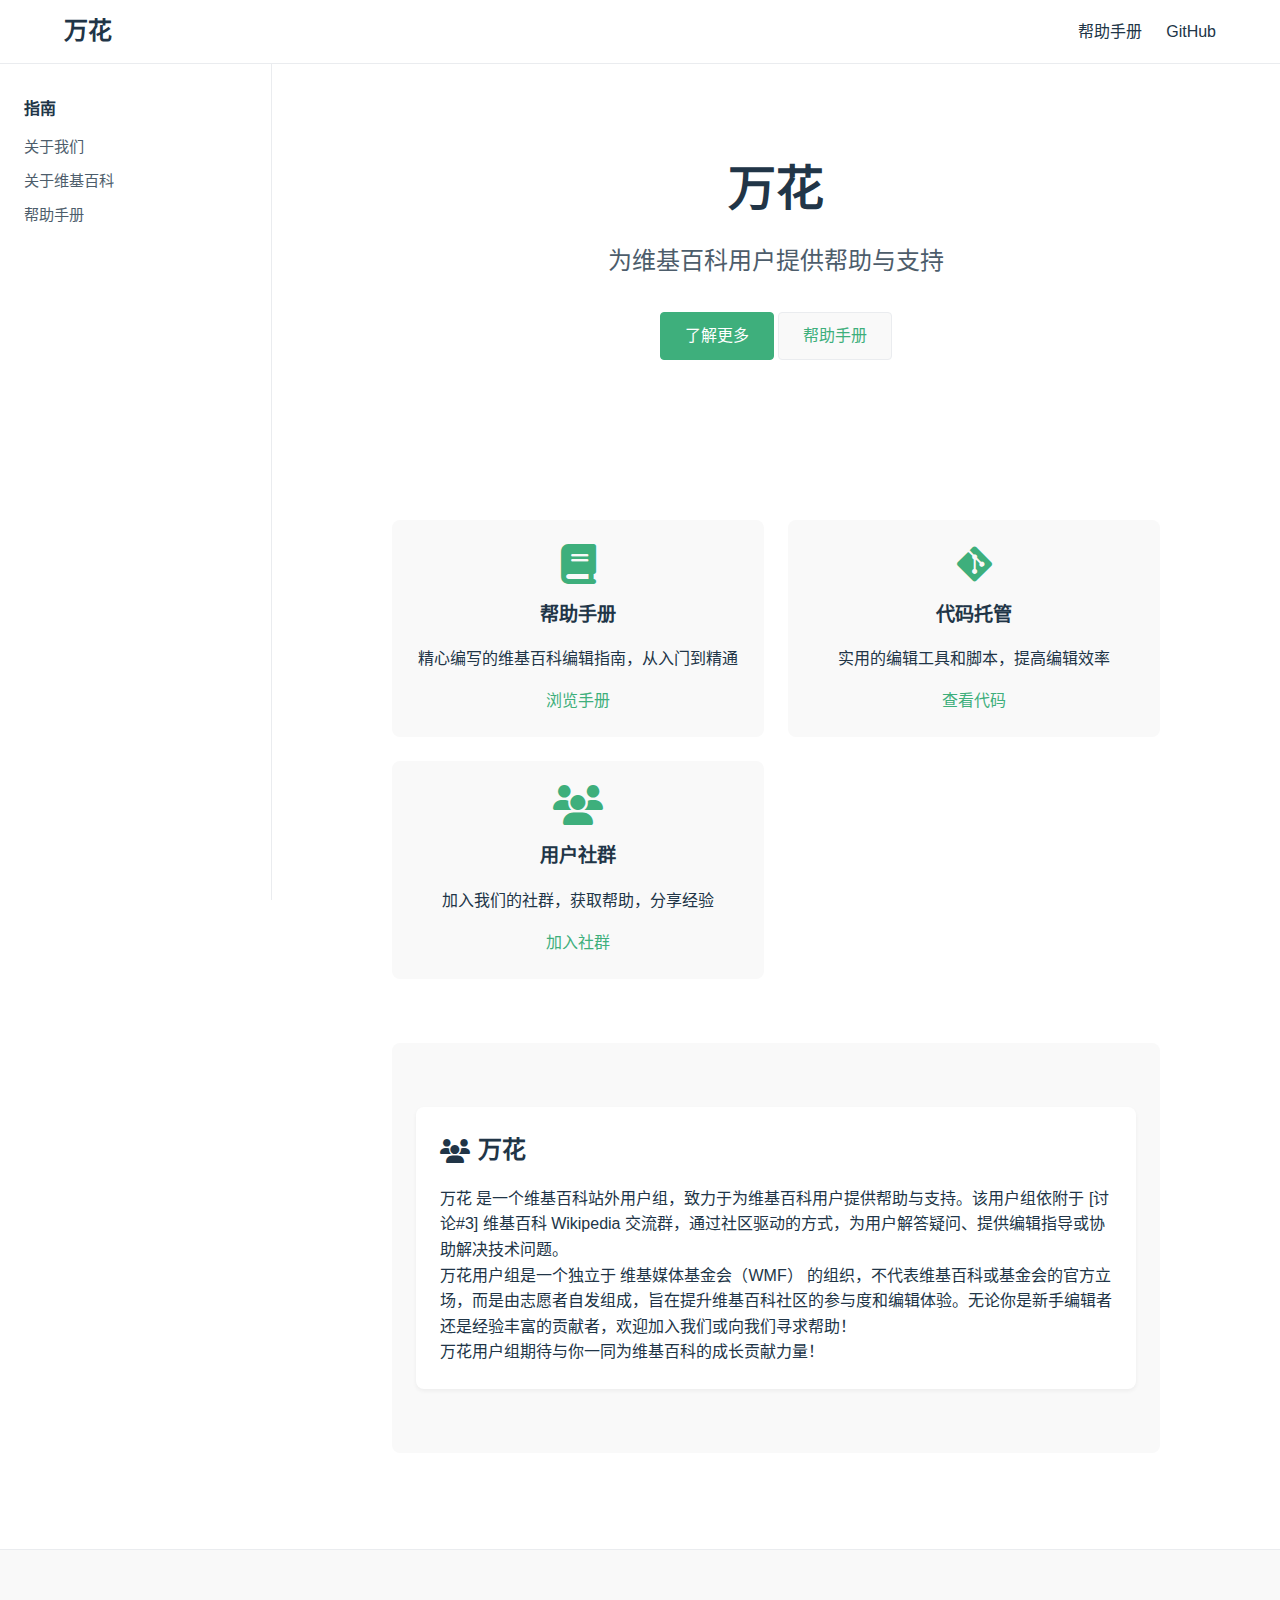
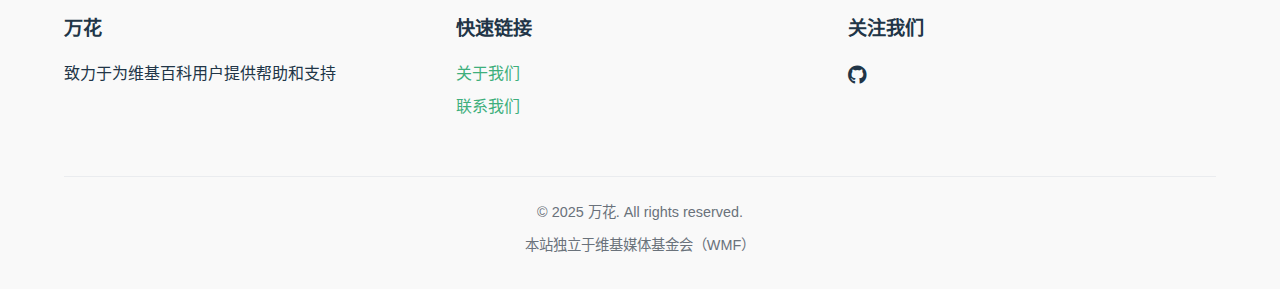
<file: index.html>
<!DOCTYPE html>
<html lang="zh-CN">
<head>
    <meta charset="UTF-8">
    <meta name="viewport" content="width=device-width, initial-scale=1.0">
    <title>万花 - 维基百科用户帮助</title>
    <link rel="stylesheet" href="https://cdnjs.cloudflare.com/ajax/libs/font-awesome/6.4.0/css/all.min.css">
    <style>
        :root {
            --primary-color: #3eaf7c; /* VitePress绿色 */
            --text-color: #213547;
            --border-color: #eaecef;
            --bg-color: #ffffff;
            --bg-secondary: #f9f9f9;
            --header-height: 64px;
            --sidebar-width: 272px;
            --code-bg-color: #f6f8fa;
        }
        
        * {
            box-sizing: border-box;
            margin: 0;
            padding: 0;
        }
        
        body {
            font-family: -apple-system, BlinkMacSystemFont, "Segoe UI", Roboto, Oxygen, Ubuntu, Cantarell, "Fira Sans", "Droid Sans", "Helvetica Neue", sans-serif;
            color: var(--text-color);
            background-color: var(--bg-color);
            line-height: 1.6;
            font-size: 16px;
        }
        
        a {
            color: var(--primary-color);
            text-decoration: none;
            transition: color 0.2s ease;
        }
        
        a:hover {
            text-decoration: underline;
        }
        
        .container {
            max-width: 1200px;
            margin: 0 auto;
            padding: 0 24px;
        }
        
        /* Header */
        header {
            height: var(--header-height);
            position: fixed;
            top: 0;
            left: 0;
            right: 0;
            background-color: var(--bg-color);
            border-bottom: 1px solid var(--border-color);
            z-index: 100;
        }
        
        .header-container {
            display: flex;
            align-items: center;
            justify-content: space-between;
            height: 100%;
        }
        
        .logo-container h1 {
            font-size: 1.5rem;
            font-weight: 600;
        }
        
        .logo-container h1 a {
            color: var(--text-color);
        }
        
        .logo-container h1 a:hover {
            text-decoration: none;
        }
        
        .main-nav ul {
            display: flex;
            list-style: none;
            gap: 24px;
        }
        
        .main-nav a {
            color: var(--text-color);
            font-weight: 500;
        }
        
        .main-nav a:hover {
            color: var(--primary-color);
        }
        
        .search-toggle, .menu-toggle {
            background: none;
            border: none;
            color: var(--text-color);
            cursor: pointer;
            font-size: 1.2rem;
            display: none;
        }
        
        /* Main content layout */
        .layout {
            display: flex;
            padding-top: var(--header-height);
            min-height: 100vh;
        }
        
        .sidebar {
            width: var(--sidebar-width);
            position: fixed;
            z-index: 10;
            margin: 0;
            top: var(--header-height);
            left: 0;
            bottom: 0;
            box-sizing: border-box;
            border-right: 1px solid var(--border-color);
            overflow-y: auto;
            background-color: var(--bg-color);
            padding: 32px 24px;
        }
        
        .sidebar-group {
            margin-bottom: 20px;
        }
        
        .sidebar-heading {
            font-size: 1rem;
            font-weight: 600;
            margin-bottom: 8px;
            color: var(--text-color);
        }
        
        .sidebar-links {
            list-style: none;
        }
        
        .sidebar-link {
            padding: 5px 0;
            display: block;
            color: var(--text-color);
            opacity: 0.8;
            font-size: 0.95rem;
        }
        
        .sidebar-link:hover {
            color: var(--primary-color);
            opacity: 1;
        }
        
        /* Main content */
        .content {
            padding: 32px 24px;
            margin-left: var(--sidebar-width);
            flex: 1;
        }
        
        .content-container {
            max-width: 768px;
            margin: 0 auto;
        }
        
        /* Hero section */
        .hero {
            margin: 0 auto;
            text-align: center;
            padding: 64px 24px;
        }
        
        .hero-content h2 {
            font-size: 3rem;
            line-height: 1.2;
            font-weight: 700;
            margin-bottom: 24px;
        }
        
        .hero-content p {
            font-size: 1.5rem;
            margin-bottom: 32px;
            opacity: 0.8;
        }
        
        .hero-buttons {
            margin-bottom: 32px;
        }
        
        .btn {
            display: inline-block;
            padding: 10px 24px;
            background-color: var(--bg-secondary);
            border: 1px solid var(--border-color);
            border-radius: 4px;
            font-size: 1rem;
            font-weight: 500;
            transition: all 0.2s ease;
        }
        
        .btn-primary {
            background-color: var(--primary-color);
            color: white;
            border-color: var(--primary-color);
        }
        
        .btn:hover {
            text-decoration: none;
            transform: translateY(-2px);
            box-shadow: 0 2px 4px rgba(0, 0, 0, 0.1);
        }
        
        /* Features section */
        .features {
            display: grid;
            grid-template-columns: repeat(auto-fit, minmax(300px, 1fr));
            gap: 24px;
            margin: 64px 0;
        }
        
        .feature-card {
            background-color: var(--bg-secondary);
            border-radius: 8px;
            padding: 24px;
            text-align: center;
        }
        
        .feature-card i {
            font-size: 2.5rem;
            color: var(--primary-color);
            margin-bottom: 16px;
        }
        
        .feature-card h3 {
            font-size: 1.2rem;
            margin-bottom: 16px;
        }
        
        .feature-link {
            display: inline-block;
            margin-top: 16px;
            font-weight: 500;
        }
        
        /* About section */
        .about {
            background-color: var(--bg-secondary);
            padding: 64px 24px;
            margin: 64px 0;
            border-radius: 8px;
        }
        
        .about-content {
            max-width: 768px;
            margin: 0 auto;
        }
        
        .wiki-group {
            padding: 24px;
            background-color: var(--bg-color);
            border-radius: 8px;
            box-shadow: 0 2px 4px rgba(0, 0, 0, 0.05);
        }
        
        .wiki-group h3 {
            display: flex;
            align-items: center;
            gap: 8px;
            margin-bottom: 16px;
            font-size: 1.5rem;
        }
        
        /* Latest posts */
        .latest-posts {
            margin: 64px 0;
        }
        
        .latest-posts h2 {
            font-size: 1.8rem;
            font-weight: 600;
            margin-bottom: 32px;
            text-align: center;
        }
        
        .posts-grid {
            display: grid;
            grid-template-columns: repeat(auto-fill, minmax(300px, 1fr));
            gap: 24px;
        }
        
        .post-card {
            border: 1px solid var(--border-color);
            border-radius: 8px;
            padding: 24px;
            transition: all 0.2s ease;
            background-color: var(--bg-color);
        }
        
        .post-card:hover {
            transform: translateY(-4px);
            box-shadow: 0 4px 8px rgba(0, 0, 0, 0.1);
        }
        
        .post-card h3 {
            font-size: 1.2rem;
            margin-bottom: 8px;
        }
        
        .post-meta {
            font-size: 0.9rem;
            color: #6a727b;
            margin-bottom: 16px;
        }
        
        .reading-time {
            margin-left: 8px;
        }
        
        /* Footer */
        footer {
            background-color: var(--bg-secondary);
            padding: 64px 24px 32px;
            border-top: 1px solid var(--border-color);
        }
        
        .footer-content {
            display: grid;
            grid-template-columns: repeat(auto-fit, minmax(200px, 1fr));
            gap: 24px;
            margin-bottom: 48px;
        }
        
        .footer-section h4 {
            font-size: 1.2rem;
            margin-bottom: 16px;
        }
        
        .footer-section ul {
            list-style: none;
        }
        
        .footer-section ul li {
            margin-bottom: 8px;
        }
        
        .social-links {
            display: flex;
            gap: 16px;
        }
        
        .social-links a {
            color: var(--text-color);
            font-size: 1.2rem;
        }
        
        .social-links a:hover {
            color: var(--primary-color);
        }
        
        .footer-bottom {
            text-align: center;
            padding-top: 24px;
            border-top: 1px solid var(--border-color);
            font-size: 0.9rem;
            color: #6a727b;
        }
        
        /* Responsive design */
        @media (max-width: 960px) {
            .sidebar {
                display: none;
            }
            
            .content {
                margin-left: 0;
            }
            
            .search-toggle, .menu-toggle {
                display: block;
            }
            
            .main-nav {
                display: none;
            }
            
            .main-nav.active {
                display: block;
                position: fixed;
                top: var(--header-height);
                left: 0;
                right: 0;
                background-color: var(--bg-color);
                border-bottom: 1px solid var(--border-color);
                padding: 16px;
            }
            
            .main-nav.active ul {
                flex-direction: column;
            }
        }
    </style>
</head>
<body>
    <header>
        <div class="container header-container">
            <div class="logo-container">
                <h1><a href="/">万花</a></h1>
            </div>
            <div class="header-actions">
                <button class="search-toggle" aria-label="切换搜索">
                    <i class="fas fa-search"></i>
                </button>
                <button class="menu-toggle" aria-label="切换菜单">
                    <i class="fas fa-bars"></i>
                </button>
                <nav id="main-nav" class="main-nav">
                    <ul>
                        <li><a href="/manual/">帮助手册</a></li>
                        <li><a href="https://github.com/wanhua-home" target="_blank">GitHub</a></li>
                    </ul>
                </nav>
            </div>
        </div>
    </header>

    <div class="layout">
        <aside class="sidebar">
            <div class="sidebar-group">
                <p class="sidebar-heading">指南</p>
                <ul class="sidebar-links">
                    <li><a href="/guide/intro" class="sidebar-link">关于我们</a></li>
                    <li><a href="/guide/getting-started" class="sidebar-link">关于维基百科</a></li>
                    <li><a href="/guide/contribute" class="sidebar-link">帮助手册</a></li>
                </ul>
            </div>
        </aside>
        
        <main class="content">
            <div class="content-container">
                <section class="hero">
                    <div class="hero-content">
                        <h2>万花</h2>
                        <p>为维基百科用户提供帮助与支持</p>
                        <div class="hero-buttons">
                            <a href="#about" class="btn btn-primary">了解更多</a>
                            <a href="/manual/beginner-guide" class="btn">帮助手册</a>
                        </div>
                    </div>
                </section>
                
                <section class="features">
                    <div class="feature-card">
                        <i class="fas fa-book"></i>
                        <h3>帮助手册</h3>
                        <p>精心编写的维基百科编辑指南，从入门到精通</p>
                        <a href="/manual/" class="feature-link">浏览手册</a>
                    </div>
                    
                    <div class="feature-card">
                        <i class="fab fa-git-alt"></i>
                        <h3>代码托管</h3>
                        <p>实用的编辑工具和脚本，提高编辑效率</p>
                        <a href="/code/" class="feature-link">查看代码</a>
                    </div>
                    
                    <div class="feature-card">
                        <i class="fas fa-users"></i>
                        <h3>用户社群</h3>
                        <p>加入我们的社群，获取帮助，分享经验</p>
                        <a href="/community/" class="feature-link">加入社群</a>
                    </div>
                </section>
                
                <section id="about" class="about">
                    <div class="about-content">
                        <div class="wiki-group">
                            <h3><i class="fas fa-users"></i> 万花</h3>
                            <p>

                                万花 是一个维基百科站外用户组，致力于为维基百科用户提供帮助与支持。该用户组依附于 [讨论#3] 维基百科 Wikipedia 交流群，通过社区驱动的方式，为用户解答疑问、提供编辑指导或协助解决技术问题。
                                <br>
                                万花用户组是一个独立于 维基媒体基金会（WMF） 的组织，不代表维基百科或基金会的官方立场，而是由志愿者自发组成，旨在提升维基百科社区的参与度和编辑体验。无论你是新手编辑者还是经验丰富的贡献者，欢迎加入我们或向我们寻求帮助！
                                <br>
                                万花用户组期待与你一同为维基百科的成长贡献力量！</p>
                        </div>
                    </div>
                </section>
            </div>
        </main>
    </div>
    
    <footer>
        <div class="container">
            <div class="footer-content">
                <div class="footer-section">
                    <h4>万花</h4>
                    <p>致力于为维基百科用户提供帮助和支持</p>
                </div>
                
                <div class="footer-section">
                    <h4>快速链接</h4>
                    <ul>
                        <li><a href="/about/">关于我们</a></li>
                        <li><a href="/contact/">联系我们</a></li>
                    </ul>
                </div>
                
                <div class="footer-section">
                    <h4>关注我们</h4>
                    <div class="social-links">
                        <a href="#" aria-label="Github"><i class="fab fa-github"></i></a>
                    </div>
                </div>
            </div>
            
            <div class="footer-bottom">
                <p>&copy; 2025 万花. All rights reserved.</p>
                <p style="margin-top: 10px;">本站独立于维基媒体基金会（WMF）</p>
            </div>
        </div>
    </footer>

    <script>
        // 简单的菜单切换功能
        document.querySelector('.menu-toggle').addEventListener('click', function() {
            document.getElementById('main-nav').classList.toggle('active');
        });
    </script>
</body>
</html>
</file>
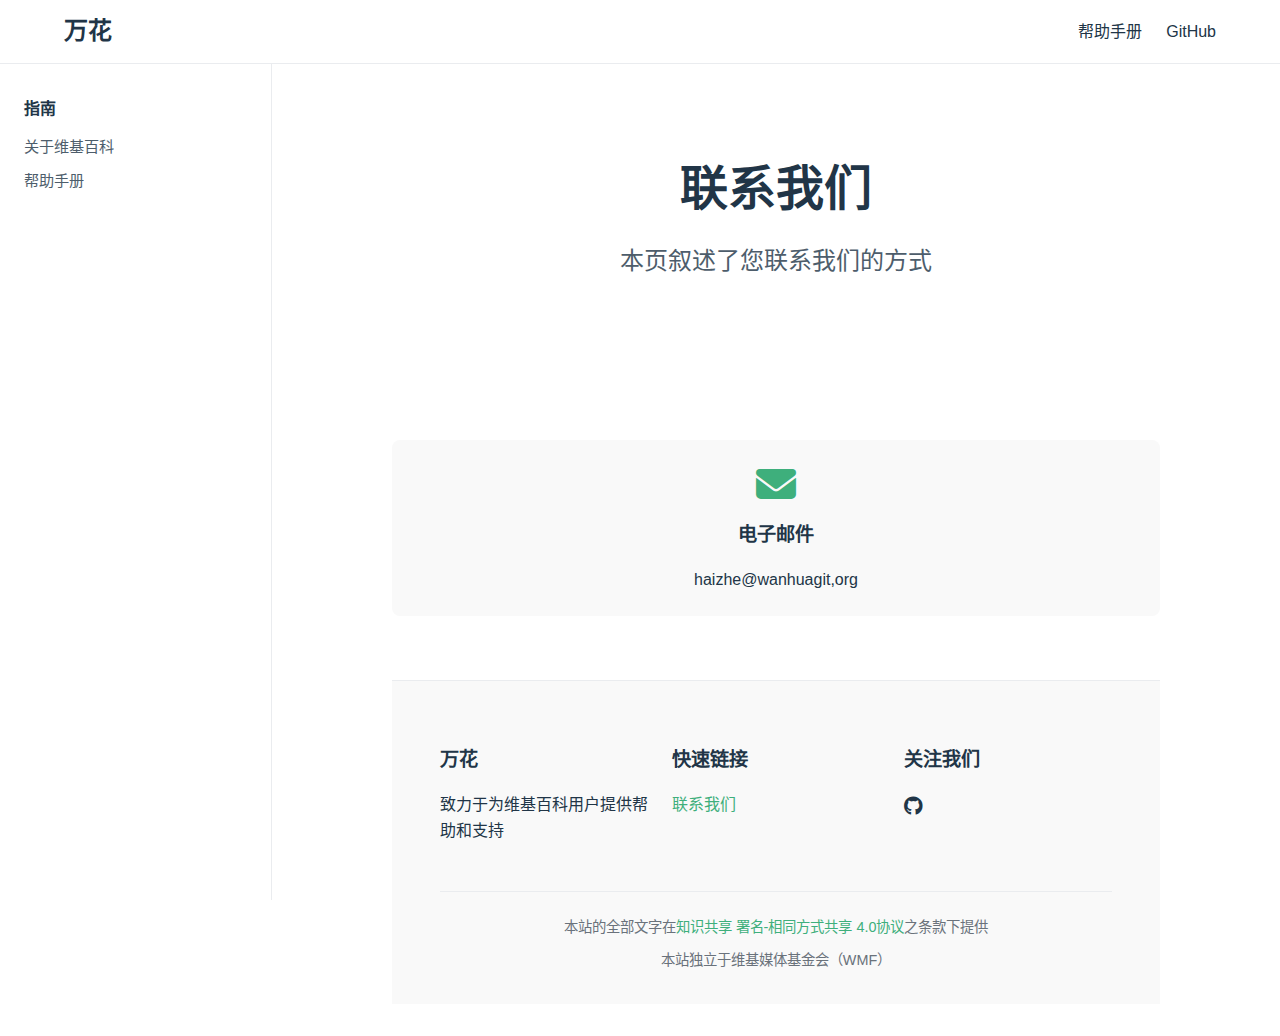
<file: contact.html>
<!DOCTYPE html>
<html lang="zh-CN">
<head>
    <meta charset="UTF-8">
    <meta name="viewport" content="width=device-width, initial-scale=1.0">
    <title>万花 联系我们 </title>
    <link rel="stylesheet" href="https://cdnjs.cloudflare.com/ajax/libs/font-awesome/6.4.0/css/all.min.css">
    <style>
        :root {
            --primary-color: #3eaf7c; /* VitePress绿色 */
            --text-color: #213547;
            --border-color: #eaecef;
            --bg-color: #ffffff;
            --bg-secondary: #f9f9f9;
            --header-height: 64px;
            --sidebar-width: 272px;
            --code-bg-color: #f6f8fa;
        }
        
        * {
            box-sizing: border-box;
            margin: 0;
            padding: 0;
        }
        
        body {
            font-family: -apple-system, BlinkMacSystemFont, "Segoe UI", Roboto, Oxygen, Ubuntu, Cantarell, "Fira Sans", "Droid Sans", "Helvetica Neue", sans-serif;
            color: var(--text-color);
            background-color: var(--bg-color);
            line-height: 1.6;
            font-size: 16px;
        }
        
        a {
            color: var(--primary-color);
            text-decoration: none;
            transition: color 0.2s ease;
        }
        
        a:hover {
            text-decoration: underline;
        }
        
        .container {
            max-width: 1200px;
            margin: 0 auto;
            padding: 0 24px;
        }
        
        /* Header */
        header {
            height: var(--header-height);
            position: fixed;
            top: 0;
            left: 0;
            right: 0;
            background-color: var(--bg-color);
            border-bottom: 1px solid var(--border-color);
            z-index: 100;
        }
        
        .header-container {
            display: flex;
            align-items: center;
            justify-content: space-between;
            height: 100%;
        }
        
        .logo-container h1 {
            font-size: 1.5rem;
            font-weight: 600;
        }
        
        .logo-container h1 a {
            color: var(--text-color);
        }
        
        .logo-container h1 a:hover {
            text-decoration: none;
        }
        
        .main-nav ul {
            display: flex;
            list-style: none;
            gap: 24px;
        }
        
        .main-nav a {
            color: var(--text-color);
            font-weight: 500;
        }
        
        .main-nav a:hover {
            color: var(--primary-color);
        }
        
        .search-toggle, .menu-toggle {
            background: none;
            border: none;
            color: var(--text-color);
            cursor: pointer;
            font-size: 1.2rem;
            display: none;
        }
        
        /* Main content layout */
        .layout {
            display: flex;
            padding-top: var(--header-height);
            min-height: 100vh;
        }
        
        .sidebar {
            width: var(--sidebar-width);
            position: fixed;
            z-index: 10;
            margin: 0;
            top: var(--header-height);
            left: 0;
            bottom: 0;
            box-sizing: border-box;
            border-right: 1px solid var(--border-color);
            overflow-y: auto;
            background-color: var(--bg-color);
            padding: 32px 24px;
        }
        
        .sidebar-group {
            margin-bottom: 20px;
        }
        
        .sidebar-heading {
            font-size: 1rem;
            font-weight: 600;
            margin-bottom: 8px;
            color: var(--text-color);
        }
        
        .sidebar-links {
            list-style: none;
        }
        
        .sidebar-link {
            padding: 5px 0;
            display: block;
            color: var(--text-color);
            opacity: 0.8;
            font-size: 0.95rem;
        }
        
        .sidebar-link:hover {
            color: var(--primary-color);
            opacity: 1;
        }
        
        /* Main content */
        .content {
            padding: 32px 24px;
            margin-left: var(--sidebar-width);
            flex: 1;
        }
        
        .content-container {
            max-width: 768px;
            margin: 0 auto;
        }
        
        /* Hero section */
        .hero {
            margin: 0 auto;
            text-align: center;
            padding: 64px 24px;
        }
        
        .hero-content h2 {
            font-size: 3rem;
            line-height: 1.2;
            font-weight: 700;
            margin-bottom: 24px;
        }
        
        .hero-content p {
            font-size: 1.5rem;
            margin-bottom: 32px;
            opacity: 0.8;
        }
        
        .hero-buttons {
            margin-bottom: 32px;
        }
        
        .btn {
            display: inline-block;
            padding: 10px 24px;
            background-color: var(--bg-secondary);
            border: 1px solid var(--border-color);
            border-radius: 4px;
            font-size: 1rem;
            font-weight: 500;
            transition: all 0.2s ease;
        }
        
        .btn-primary {
            background-color: var(--primary-color);
            color: white;
            border-color: var(--primary-color);
        }
        
        .btn:hover {
            text-decoration: none;
            transform: translateY(-2px);
            box-shadow: 0 2px 4px rgba(0, 0, 0, 0.1);
        }
        
        /* Features section */
        .features {
            display: grid;
            grid-template-columns: repeat(auto-fit, minmax(300px, 1fr));
            gap: 24px;
            margin: 64px 0;
        }
        
        .feature-card {
            background-color: var(--bg-secondary);
            border-radius: 8px;
            padding: 24px;
            text-align: center;
        }
        
        .feature-card i {
            font-size: 2.5rem;
            color: var(--primary-color);
            margin-bottom: 16px;
        }
        
        .feature-card h3 {
            font-size: 1.2rem;
            margin-bottom: 16px;
        }
        
        .feature-link {
            display: inline-block;
            margin-top: 16px;
            font-weight: 500;
        }
        
        /* About section */
        .about {
            background-color: var(--bg-secondary);
            padding: 64px 24px;
            margin: 64px 0;
            border-radius: 8px;
        }
        
        .about-content {
            max-width: 768px;
            margin: 0 auto;
        }
        
        .wiki-group {
            padding: 24px;
            background-color: var(--bg-color);
            border-radius: 8px;
            box-shadow: 0 2px 4px rgba(0, 0, 0, 0.05);
        }
        
        .wiki-group h3 {
            display: flex;
            align-items: center;
            gap: 8px;
            margin-bottom: 16px;
            font-size: 1.5rem;
        }
        
        /* Latest posts */
        .latest-posts {
            margin: 64px 0;
        }
        
        .latest-posts h2 {
            font-size: 1.8rem;
            font-weight: 600;
            margin-bottom: 32px;
            text-align: center;
        }
        
        .posts-grid {
            display: grid;
            grid-template-columns: repeat(auto-fill, minmax(300px, 1fr));
            gap: 24px;
        }
        
        .post-card {
            border: 1px solid var(--border-color);
            border-radius: 8px;
            padding: 24px;
            transition: all 0.2s ease;
            background-color: var(--bg-color);
        }
        
        .post-card:hover {
            transform: translateY(-4px);
            box-shadow: 0 4px 8px rgba(0, 0, 0, 0.1);
        }
        
        .post-card h3 {
            font-size: 1.2rem;
            margin-bottom: 8px;
        }
        
        .post-meta {
            font-size: 0.9rem;
            color: #6a727b;
            margin-bottom: 16px;
        }
        
        .reading-time {
            margin-left: 8px;
        }
        
        /* Footer */
        footer {
            background-color: var(--bg-secondary);
            padding: 64px 24px 32px;
            border-top: 1px solid var(--border-color);
        }
        
        .footer-content {
            display: grid;
            grid-template-columns: repeat(auto-fit, minmax(200px, 1fr));
            gap: 24px;
            margin-bottom: 48px;
        }
        
        .footer-section h4 {
            font-size: 1.2rem;
            margin-bottom: 16px;
        }
        
        .footer-section ul {
            list-style: none;
        }
        
        .footer-section ul li {
            margin-bottom: 8px;
        }
        
        .social-links {
            display: flex;
            gap: 16px;
        }
        
        .social-links a {
            color: var(--text-color);
            font-size: 1.2rem;
        }
        
        .social-links a:hover {
            color: var(--primary-color);
        }
        
        .footer-bottom {
            text-align: center;
            padding-top: 24px;
            border-top: 1px solid var(--border-color);
            font-size: 0.9rem;
            color: #6a727b;
        }
        
        /* Responsive design */
        @media (max-width: 960px) {
            .sidebar {
                display: none;
            }
            
            .content {
                margin-left: 0;
            }
            
            .search-toggle, .menu-toggle {
                display: block;
            }
            
            .main-nav {
                display: none;
            }
            
            .main-nav.active {
                display: block;
                position: fixed;
                top: var(--header-height);
                left: 0;
                right: 0;
                background-color: var(--bg-color);
                border-bottom: 1px solid var(--border-color);
                padding: 16px;
            }
            
            .main-nav.active ul {
                flex-direction: column;
            }
        }
    </style>
</head>
<body>
    <header>
        <div class="container header-container">
            <div class="logo-container">
                <h1><a href="index.html">万花</a></h1>
            </div>
            <div class="header-actions">
                <button class="search-toggle" aria-label="切换搜索">
                    <i class="fas fa-search"></i>
                </button>
                <button class="menu-toggle" aria-label="切换菜单">
                    <i class="fas fa-bars"></i>
                </button>
                <nav id="main-nav" class="main-nav">
                    <ul>
                        <li><a href="/manual/">帮助手册</a></li>
                        <li><a href="https://github.com/wanhua-home" target="_blank">GitHub</a></li>
                    </ul>
                </nav>
            </div>
        </div>
    </header>

    <div class="layout">
        <aside class="sidebar">
            <div class="sidebar-group">
                <p class="sidebar-heading">指南</p>
                <ul class="sidebar-links">
                    <li><a href="" class="sidebar-link">关于维基百科</a></li>
                    <li><a href="/guide/contribute" class="sidebar-link">帮助手册</a></li>
                </ul>
            </div>
        </aside>
        
        <main class="content">
            <div class="content-container">
                <section class="hero">
                    <div class="hero-content">
                        <h2>联系我们</h2>
                        <p>本页叙述了您联系我们的方式</p>
                    </div>
                </section>
                
                <section class="features">
                    <div class="feature-card">
                        <i class="fas fa-envelope"></i>
                        <h3>电子邮件</h3>
                        <p>haizhe@wanhuagit,org</p>
                    </div>
                </section>
    
    <footer>
        <div class="container">
            <div class="footer-content">
                <div class="footer-section">
                    <h4>万花</h4>
                    <p>致力于为维基百科用户提供帮助和支持</p>
                </div>
                
                <div class="footer-section">
                    <h4>快速链接</h4>
                    <ul>
                        <li><a href="contact.html">联系我们</a></li>
                    </ul>
                </div>
                
                <div class="footer-section">
                    <h4>关注我们</h4>
                    <div class="social-links">
                        <a href="https://github.com/Wanhuazh" aria-label="Github"><i class="fab fa-github"></i></a>
                    </div>
                </div>
            </div>
            
            <div class="footer-bottom">
                <p>本站的全部文字在<a href="https://creativecommons.org/licenses/by-sa/4.0/deed.zh" target="_blank">知识共享 署名-相同方式共享 4.0协议</a>之条款下提供</p>
                <p style="margin-top: 10px;">本站独立于维基媒体基金会（WMF）</p>
            </div>
        </div>
    </footer>

    <script>
        // 简单的菜单切换功能
        document.querySelector('.menu-toggle').addEventListener('click', function() {
            document.getElementById('main-nav').classList.toggle('active');
        });
    </script>
</body>
</html>
</file>
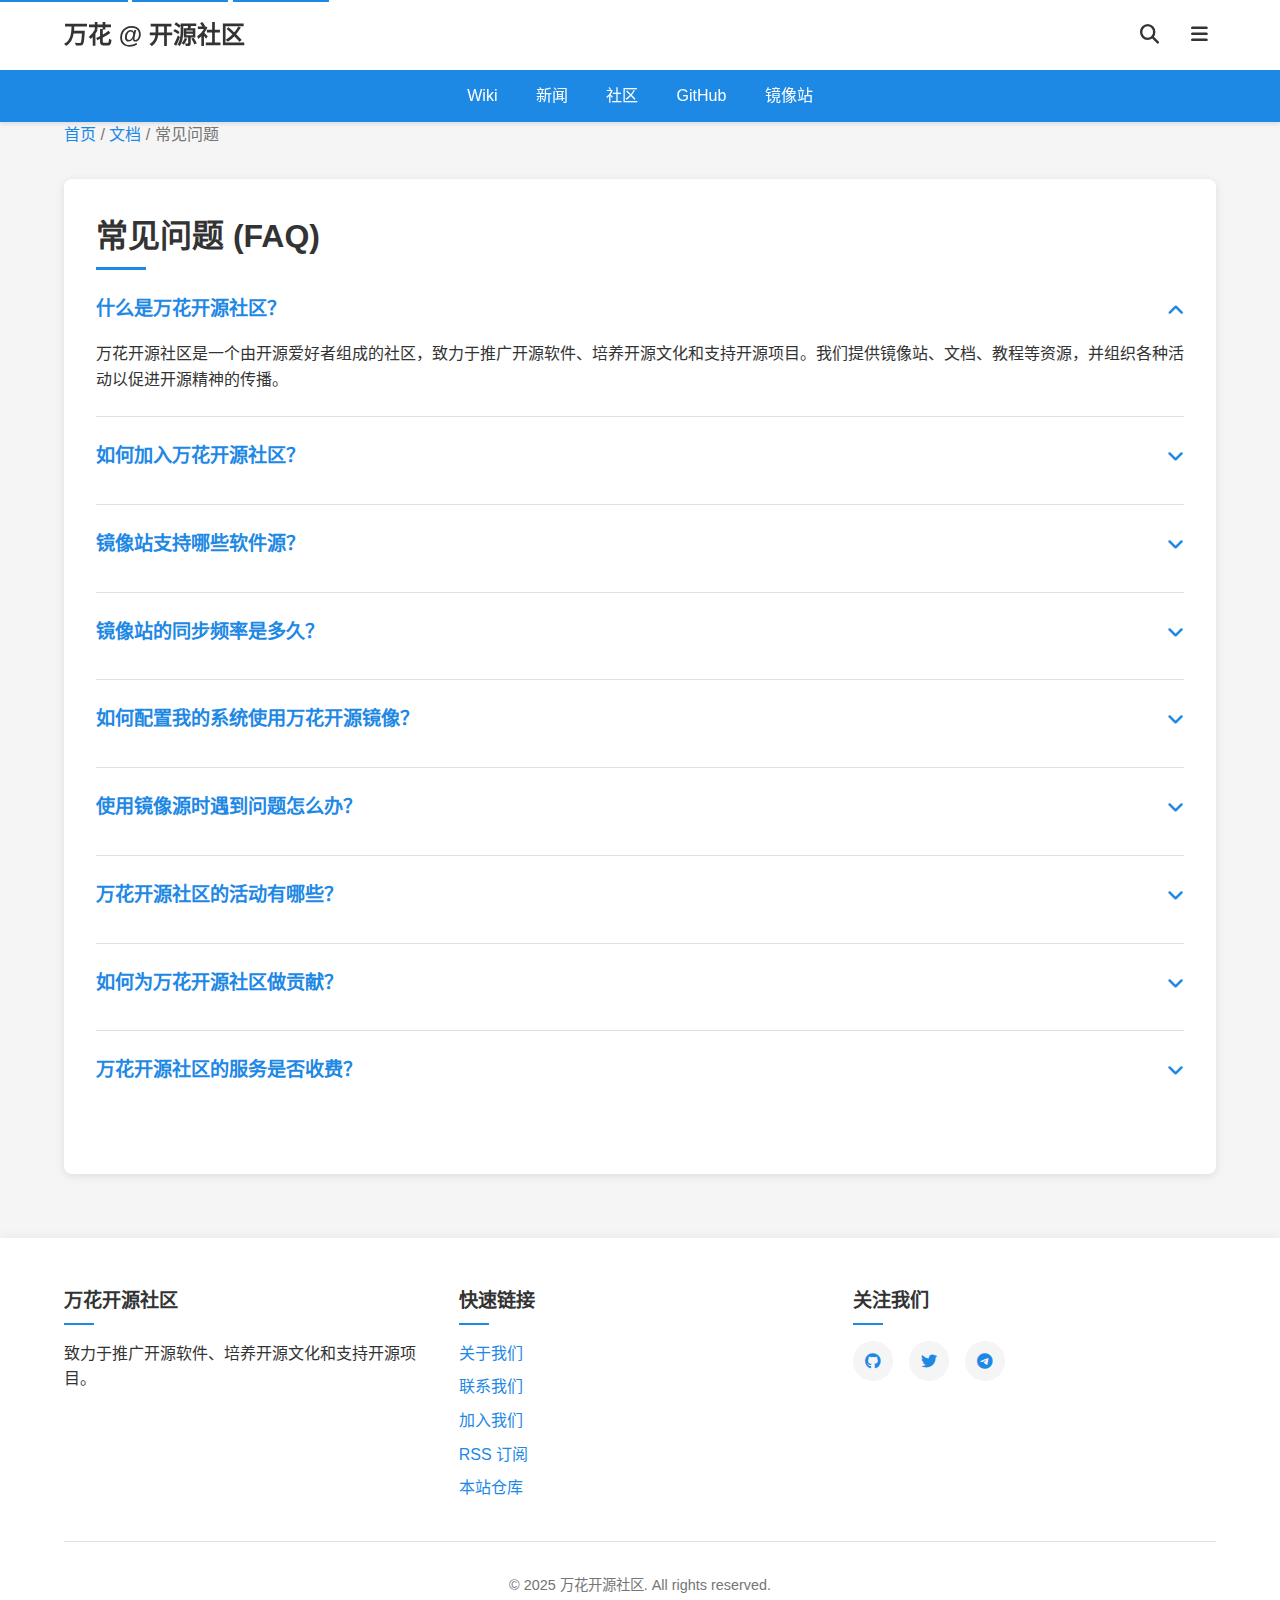
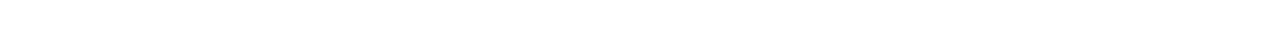
<file: docs/faq.html>
<!DOCTYPE html>
<html lang="zh-CN">
<head>
    <meta charset="UTF-8">
    <meta name="viewport" content="width=device-width, initial-scale=1.0">
    <title>常见问题 - 万花开源社区</title>
    <link rel="stylesheet" href="../css/styles.css">
    <link rel="stylesheet" href="https://cdnjs.cloudflare.com/ajax/libs/font-awesome/6.4.0/css/all.min.css">
    <style>
        .content {
            background-color: var(--bg-color);
            border-radius: 8px;
            padding: 2rem;
            margin: 2rem 0;
            box-shadow: var(--card-shadow);
        }
        
        .content h1 {
            margin-bottom: 1.5rem;
            position: relative;
            padding-bottom: 0.5rem;
        }
        
        .content h1::after {
            content: "";
            position: absolute;
            bottom: 0;
            left: 0;
            width: 50px;
            height: 3px;
            background-color: var(--primary-color);
        }
        
        .faq-item {
            margin-bottom: 1.5rem;
            border-bottom: 1px solid var(--border-color);
            padding-bottom: 1.5rem;
        }
        
        .faq-item:last-child {
            border-bottom: none;
        }
        
        .faq-question {
            font-weight: 600;
            font-size: 1.2rem;
            margin-bottom: 0.5rem;
            color: var(--primary-color);
            cursor: pointer;
            display: flex;
            justify-content: space-between;
            align-items: center;
        }
        
        .faq-question::after {
            content: "\f107";
            font-family: "Font Awesome 6 Free";
            font-weight: 900;
            transition: transform 0.3s ease;
        }
        
        .faq-item.active .faq-question::after {
            transform: rotate(180deg);
        }
        
        .faq-answer {
            display: none;
            padding-top: 0.5rem;
        }
        
        .faq-item.active .faq-answer {
            display: block;
        }
        
        .breadcrumbs {
            margin-bottom: 1rem;
            color: var(--light-text);
        }
        
        .breadcrumbs a {
            color: var(--primary-color);
        }
        
        code {
            background-color: var(--light-bg);
            padding: 0.2rem 0.4rem;
            border-radius: 4px;
            font-family: monospace;
        }
    </style>
</head>
<body>
    <header>
        <div class="skip-links">
            <a href="#main-nav">转到主导航栏</a>
            <a href="#content">转到内容</a>
            <a href="#footer">转到底部</a>
        </div>
        <div class="header-container">
            <div class="logo-container">
                <h1><a href="/">万花 @ 开源社区</a></h1>
            </div>
            <div class="header-actions">
                <button class="search-toggle" aria-label="切换搜索">
                    <i class="fas fa-search"></i>
                </button>
                <button class="menu-toggle" aria-label="切换菜单">
                    <i class="fas fa-bars"></i>
                </button>
            </div>
        </div>
        <nav id="main-nav" class="main-nav">
            <ul>
                <li><a href="/wiki/">Wiki</a></li>
                <li><a href="/news/">新闻</a></li>
                <li><a href="/planet/">社区</a></li>
                <li><a href="https://github.com/wanhua-home" target="_blank">GitHub</a></li>
                <li><a href="/mirrors/">镜像站</a></li>
            </ul>
        </nav>
    </header>

    <div class="search-container">
        <form action="/search" method="get">
            <input type="text" name="q" placeholder="搜索...">
            <button type="submit"><i class="fas fa-search"></i></button>
        </form>
    </div>

    <main id="content">
        <div class="container">
            <div class="breadcrumbs">
                <a href="/">首页</a> / <a href="/docs/">文档</a> / 常见问题
            </div>
            
            <div class="content">
                <h1>常见问题 (FAQ)</h1>
                
                <div class="faq-container">
                    <div class="faq-item active">
                        <div class="faq-question">什么是万花开源社区？</div>
                        <div class="faq-answer">
                            <p>万花开源社区是一个由开源爱好者组成的社区，致力于推广开源软件、培养开源文化和支持开源项目。我们提供镜像站、文档、教程等资源，并组织各种活动以促进开源精神的传播。</p>
                        </div>
                    </div>
                    
                    <div class="faq-item">
                        <div class="faq-question">如何加入万花开源社区？</div>
                        <div class="faq-answer">
                            <p>加入我们非常简单！您可以：</p>
                            <ul>
                                <li>访问<a href="/join/">加入我们</a>页面，填写申请表格</li>
                                <li>关注我们的社交媒体账号</li>
                                <li>参与我们的开源项目贡献代码</li>
                                <li>参加我们组织的线上或线下活动</li>
                            </ul>
                        </div>
                    </div>
                    
                    <div class="faq-item">
                        <div class="faq-question">镜像站支持哪些软件源？</div>
                        <div class="faq-answer">
                            <p>我们的镜像站支持多种常用的软件源，包括但不限于：</p>
                            <ul>
                                <li>Linux 发行版：Ubuntu、Debian、CentOS、Arch Linux 等</li>
                                <li>编程语言包管理器：PyPI、npm、RubyGems、Maven 等</li>
                                <li>开源软件：EPEL、Docker、Homebrew 等</li>
                            </ul>
                            <p>您可以在<a href="/mirrors/">镜像站</a>页面查看完整的镜像列表和使用说明。</p>
                        </div>
                    </div>
                    
                    <div class="faq-item">
                        <div class="faq-question">镜像站的同步频率是多久？</div>
                        <div class="faq-answer">
                            <p>我们的镜像站根据不同的软件源采用不同的同步策略：</p>
                            <ul>
                                <li>大多数 Linux 发行版镜像每 6 小时同步一次</li>
                                <li>PyPI、npm 等包管理器镜像每 3 小时同步一次</li>
                                <li>部分小型镜像每天同步一次</li>
                            </ul>
                            <p>您可以在每个镜像的详情页查看最后同步时间和同步状态。</p>
                        </div>
                    </div>
                    
                    <div class="faq-item">
                        <div class="faq-question">如何配置我的系统使用万花开源镜像？</div>
                        <div class="faq-answer">
                            <p>每种软件源的配置方法不同，您可以在<a href="/mirrors/">镜像站</a>页面选择对应的镜像，查看详细的配置说明。</p>
                            <p>例如，对于 Ubuntu 系统，您可以编辑 <code>/etc/apt/sources.list</code> 文件，将默认源替换为我们的镜像源。详细步骤请参考<a href="/docs/getting-started.html">快速入门</a>指南。</p>
                        </div>
                    </div>
                    
                    <div class="faq-item">
                        <div class="faq-question">使用镜像源时遇到问题怎么办？</div>
                        <div class="faq-answer">
                            <p>如果您在使用我们的镜像源时遇到问题，可以：</p>
                            <ol>
                                <li>查看镜像站状态页面，确认该镜像是否正常</li>
                                <li>检查您的配置是否正确</li>
                                <li>在<a href="/forum/">论坛</a>中发帖寻求帮助</li>
                                <li>发送邮件至 <a href="mailto:mirrors@wanhua-home.org">mirrors@wanhua-home.org</a> 报告问题</li>
                            </ol>
                        </div>
                    </div>
                    
                    <div class="faq-item">
                        <div class="faq-question">万花开源社区的活动有哪些？</div>
                        <div class="faq-answer">
                            <p>我们定期组织各种活动，包括：</p>
                            <ul>
                                <li>Linux Install Party：帮助新手安装和入门 Linux 系统</li>
                                <li>开源技术讲座：邀请开源社区专家分享技术经验</li>
                                <li>编程马拉松：围绕特定主题的短期编程比赛</li>
                                <li>线上工作坊：学习特定开源技术或工具的使用</li>
                            </ul>
                            <p>您可以在<a href="/events/">活动</a>页面查看近期活动安排。</p>
                        </div>
                    </div>
                    
                    <div class="faq-item">
                        <div class="faq-question">如何为万花开源社区做贡献？</div>
                        <div class="faq-answer">
                            <p>您可以通过多种方式为社区做贡献：</p>
                            <ul>
                                <li>为我们的开源项目贡献代码</li>
                                <li>编写或翻译文档和教程</li>
                                <li>在社区中帮助解答其他用户的问题</li>
                                <li>参与组织和筹办社区活动</li>
                                <li>向社区<a href="/donate/">捐赠</a>以支持我们的运营</li>
                            </ul>
                        </div>
                    </div>
                    
                    <div class="faq-item">
                        <div class="faq-question">万花开源社区的服务是否收费？</div>
                        <div class="faq-answer">
                            <p>万花开源社区的大部分服务都是免费的，包括镜像站、文档、论坛等。我们依靠社区成员的自愿捐赠和一些企业赞助来维持运营。</p>
                            <p>少数特定服务可能需要付费使用，这些服务会在相关页面明确标注收费标准。</p>
                        </div>
                    </div>
                </div>
            </div>
        </div>
    </main>

    <footer id="footer">
        <div class="footer-content">
            <div class="footer-section">
                <h4>万花开源社区</h4>
                <p>致力于推广开源软件、培养开源文化和支持开源项目。</p>
            </div>
            
            <div class="footer-section">
                <h4>快速链接</h4>
                <ul>
                    <li><a href="/about/">关于我们</a></li>
                    <li><a href="/contact/">联系我们</a></li>
                    <li><a href="/join/">加入我们</a></li>
                    <li><a href="/feed.xml">RSS 订阅</a></li>
                    <li><a href="https://github.com/wanhua-home/website">本站仓库</a></li>
                </ul>
            </div>
            
            <div class="footer-section">
                <h4>关注我们</h4>
                <div class="social-links">
                    <a href="#" aria-label="Github"><i class="fab fa-github"></i></a>
                    <a href="#" aria-label="Twitter"><i class="fab fa-twitter"></i></a>
                    <a href="#" aria-label="Telegram"><i class="fab fa-telegram"></i></a>
                </div>
            </div>
        </div>
        
        <div class="footer-bottom">
            <p>&copy; 2025 万花开源社区. All rights reserved.</p>
        </div>
    </footer>

    <script src="../js/main.js"></script>
    <script>
        document.addEventListener('DOMContentLoaded', function() {
            // FAQ 折叠功能
            const faqQuestions = document.querySelectorAll('.faq-question');
            
            faqQuestions.forEach(question => {
                question.addEventListener('click', function() {
                    const faqItem = this.parentElement;
                    faqItem.classList.toggle('active');
                });
            });
        });
    </script>
</body>
</html>
</file>
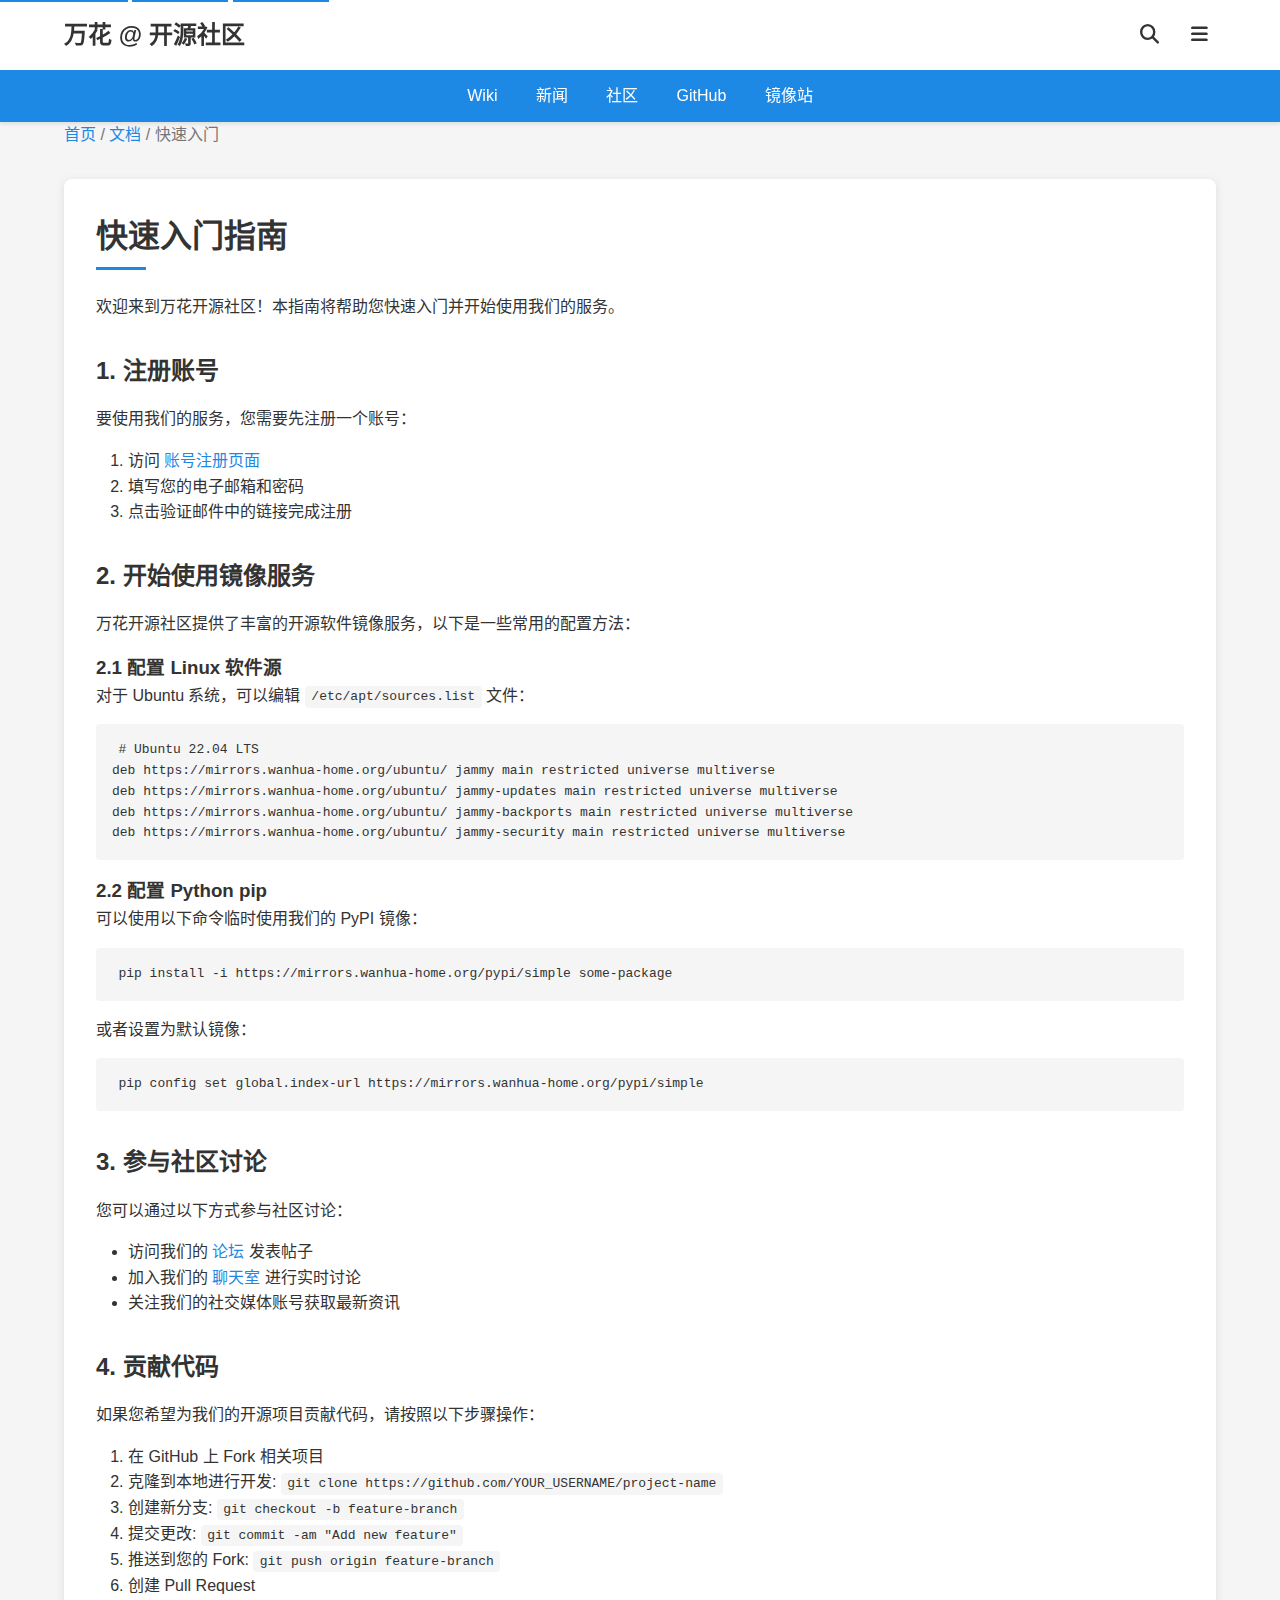
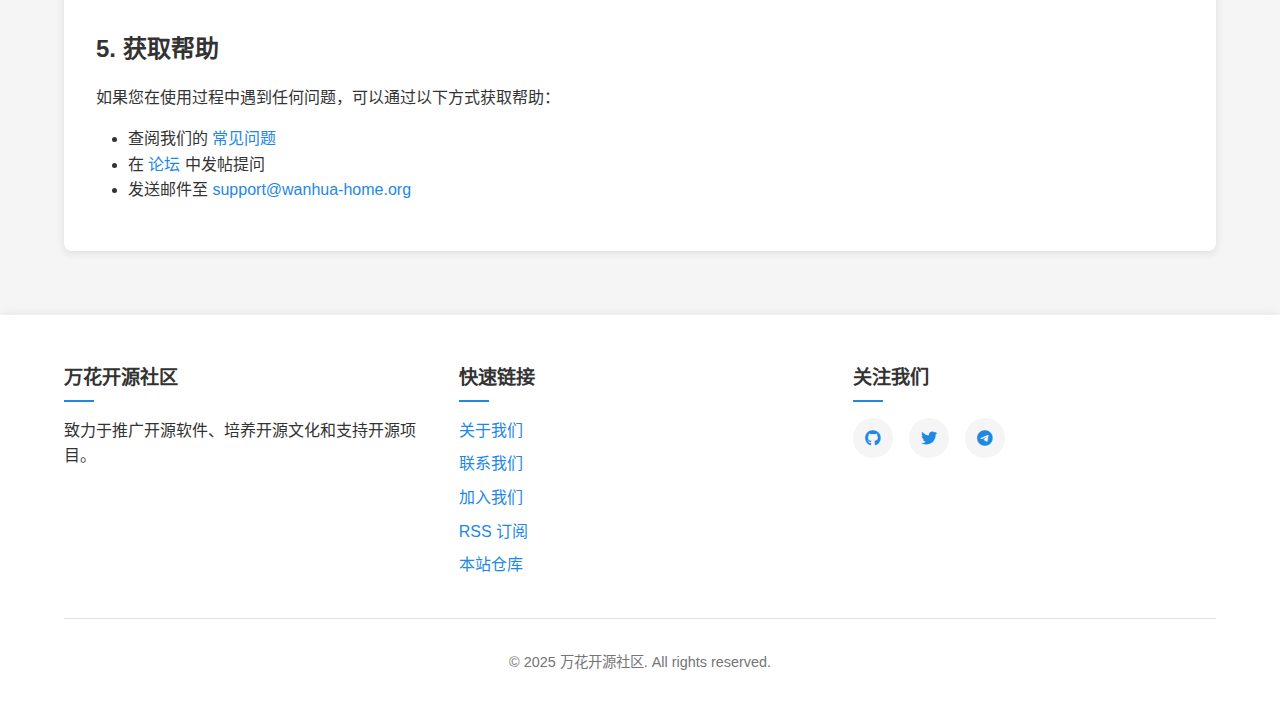
<file: docs/getting-started.html>
<!DOCTYPE html>
<html lang="zh-CN">
<head>
    <meta charset="UTF-8">
    <meta name="viewport" content="width=device-width, initial-scale=1.0">
    <title>快速入门 - 万花开源社区</title>
    <link rel="stylesheet" href="../css/styles.css">
    <link rel="stylesheet" href="https://cdnjs.cloudflare.com/ajax/libs/font-awesome/6.4.0/css/all.min.css">
    <style>
        .content {
            background-color: var(--bg-color);
            border-radius: 8px;
            padding: 2rem;
            margin: 2rem 0;
            box-shadow: var(--card-shadow);
        }
        
        .content h1 {
            margin-bottom: 1.5rem;
            position: relative;
            padding-bottom: 0.5rem;
        }
        
        .content h1::after {
            content: "";
            position: absolute;
            bottom: 0;
            left: 0;
            width: 50px;
            height: 3px;
            background-color: var(--primary-color);
        }
        
        .content h2 {
            margin: 2rem 0 1rem;
            font-size: 1.5rem;
        }
        
        .content p, .content ul, .content ol {
            margin-bottom: 1rem;
        }
        
        .content ul, .content ol {
            padding-left: 2rem;
        }
        
        .content ul {
            list-style: disc;
        }
        
        .content ol {
            list-style: decimal;
        }
        
        code {
            background-color: var(--light-bg);
            padding: 0.2rem 0.4rem;
            border-radius: 4px;
            font-family: monospace;
        }
        
        pre {
            background-color: var(--light-bg);
            padding: 1rem;
            border-radius: 4px;
            overflow-x: auto;
            margin-bottom: 1rem;
        }
        
        .breadcrumbs {
            margin-bottom: 1rem;
            color: var(--light-text);
        }
        
        .breadcrumbs a {
            color: var(--primary-color);
        }
    </style>
</head>
<body>
    <header>
        <div class="skip-links">
            <a href="#main-nav">转到主导航栏</a>
            <a href="#content">转到内容</a>
            <a href="#footer">转到底部</a>
        </div>
        <div class="header-container">
            <div class="logo-container">
                <h1><a href="/">万花 @ 开源社区</a></h1>
            </div>
            <div class="header-actions">
                <button class="search-toggle" aria-label="切换搜索">
                    <i class="fas fa-search"></i>
                </button>
                <button class="menu-toggle" aria-label="切换菜单">
                    <i class="fas fa-bars"></i>
                </button>
            </div>
        </div>
        <nav id="main-nav" class="main-nav">
            <ul>
                <li><a href="/wiki/">Wiki</a></li>
                <li><a href="/news/">新闻</a></li>
                <li><a href="/planet/">社区</a></li>
                <li><a href="https://github.com/wanhua-home" target="_blank">GitHub</a></li>
                <li><a href="/mirrors/">镜像站</a></li>
            </ul>
        </nav>
    </header>

    <div class="search-container">
        <form action="/search" method="get">
            <input type="text" name="q" placeholder="搜索...">
            <button type="submit"><i class="fas fa-search"></i></button>
        </form>
    </div>

    <main id="content">
        <div class="container">
            <div class="breadcrumbs">
                <a href="/">首页</a> / <a href="/docs/">文档</a> / 快速入门
            </div>
            
            <div class="content">
                <h1>快速入门指南</h1>
                
                <p>欢迎来到万花开源社区！本指南将帮助您快速入门并开始使用我们的服务。</p>
                
                <h2>1. 注册账号</h2>
                <p>要使用我们的服务，您需要先注册一个账号：</p>
                <ol>
                    <li>访问 <a href="https://account.wanhua-home.org/register">账号注册页面</a></li>
                    <li>填写您的电子邮箱和密码</li>
                    <li>点击验证邮件中的链接完成注册</li>
                </ol>
                
                <h2>2. 开始使用镜像服务</h2>
                <p>万花开源社区提供了丰富的开源软件镜像服务，以下是一些常用的配置方法：</p>
                
                <h3>2.1 配置 Linux 软件源</h3>
                <p>对于 Ubuntu 系统，可以编辑 <code>/etc/apt/sources.list</code> 文件：</p>
                <pre><code># Ubuntu 22.04 LTS
deb https://mirrors.wanhua-home.org/ubuntu/ jammy main restricted universe multiverse
deb https://mirrors.wanhua-home.org/ubuntu/ jammy-updates main restricted universe multiverse
deb https://mirrors.wanhua-home.org/ubuntu/ jammy-backports main restricted universe multiverse
deb https://mirrors.wanhua-home.org/ubuntu/ jammy-security main restricted universe multiverse</code></pre>
                
                <h3>2.2 配置 Python pip</h3>
                <p>可以使用以下命令临时使用我们的 PyPI 镜像：</p>
                <pre><code>pip install -i https://mirrors.wanhua-home.org/pypi/simple some-package</code></pre>
                <p>或者设置为默认镜像：</p>
                <pre><code>pip config set global.index-url https://mirrors.wanhua-home.org/pypi/simple</code></pre>
                
                <h2>3. 参与社区讨论</h2>
                <p>您可以通过以下方式参与社区讨论：</p>
                <ul>
                    <li>访问我们的 <a href="/forum/">论坛</a> 发表帖子</li>
                    <li>加入我们的 <a href="/chat/">聊天室</a> 进行实时讨论</li>
                    <li>关注我们的社交媒体账号获取最新资讯</li>
                </ul>
                
                <h2>4. 贡献代码</h2>
                <p>如果您希望为我们的开源项目贡献代码，请按照以下步骤操作：</p>
                <ol>
                    <li>在 GitHub 上 Fork 相关项目</li>
                    <li>克隆到本地进行开发: <code>git clone https://github.com/YOUR_USERNAME/project-name</code></li>
                    <li>创建新分支: <code>git checkout -b feature-branch</code></li>
                    <li>提交更改: <code>git commit -am "Add new feature"</code></li>
                    <li>推送到您的 Fork: <code>git push origin feature-branch</code></li>
                    <li>创建 Pull Request</li>
                </ol>
                
                <h2>5. 获取帮助</h2>
                <p>如果您在使用过程中遇到任何问题，可以通过以下方式获取帮助：</p>
                <ul>
                    <li>查阅我们的 <a href="/docs/faq.html">常见问题</a></li>
                    <li>在 <a href="/forum/">论坛</a> 中发帖提问</li>
                    <li>发送邮件至 <a href="mailto:support@wanhua-home.org">support@wanhua-home.org</a></li>
                </ul>
            </div>
        </div>
    </main>

    <footer id="footer">
        <div class="footer-content">
            <div class="footer-section">
                <h4>万花开源社区</h4>
                <p>致力于推广开源软件、培养开源文化和支持开源项目。</p>
            </div>
            
            <div class="footer-section">
                <h4>快速链接</h4>
                <ul>
                    <li><a href="/about/">关于我们</a></li>
                    <li><a href="/contact/">联系我们</a></li>
                    <li><a href="/join/">加入我们</a></li>
                    <li><a href="/feed.xml">RSS 订阅</a></li>
                    <li><a href="https://github.com/wanhua-home/website">本站仓库</a></li>
                </ul>
            </div>
            
            <div class="footer-section">
                <h4>关注我们</h4>
                <div class="social-links">
                    <a href="#" aria-label="Github"><i class="fab fa-github"></i></a>
                    <a href="#" aria-label="Twitter"><i class="fab fa-twitter"></i></a>
                    <a href="#" aria-label="Telegram"><i class="fab fa-telegram"></i></a>
                </div>
            </div>
        </div>
        
        <div class="footer-bottom">
            <p>&copy; 2025 万花开源社区. All rights reserved.</p>
        </div>
    </footer>

    <script src="../js/main.js"></script>
</body>
</html>
</file>
<file: css/styles.css>
/* 全局样式 */
:root {
    --primary-color: #1e88e5;
    --secondary-color: #f44336;
    --accent-color: #7cb342;
    --text-color: #333;
    --light-text: #757575;
    --bg-color: #ffffff;
    --light-bg: #f5f5f5;
    --border-color: #e0e0e0;
    --card-shadow: 0 2px 10px rgba(0, 0, 0, 0.1);
    --transition: all 0.3s ease;
}

* {
    box-sizing: border-box;
    margin: 0;
    padding: 0;
}

body {
    font-family: "Noto Sans SC", -apple-system, BlinkMacSystemFont, "Segoe UI", Roboto, Oxygen-Sans, Ubuntu, Cantarell, "Helvetica Neue", sans-serif;
    line-height: 1.6;
    color: var(--text-color);
    background-color: var(--light-bg);
}

a {
    color: var(--primary-color);
    text-decoration: none;
    transition: var(--transition);
}

a:hover {
    color: #0d47a1;
}

ul {
    list-style: none;
}

img {
    max-width: 100%;
    height: auto;
}

button {
    cursor: pointer;
    border: none;
    background: none;
}

.btn {
    display: inline-block;
    padding: 0.6rem 1.2rem;
    border-radius: 4px;
    font-weight: 500;
    text-align: center;
    transition: var(--transition);
}

.btn-primary {
    background-color: var(--primary-color);
    color: white;
}

.btn-primary:hover {
    background-color: #1565c0;
    color: white;
}

/* 无障碍跳过链接 */
.skip-links {
    position: absolute;
    top: -40px;
    left: 0;
    z-index: 100;
}

.skip-links a {
    background: var(--primary-color);
    color: white;
    padding: 8px 16px;
    display: inline-block;
}

.skip-links a:focus {
    position: absolute;
    top: 40px;
}

/* 头部导航 */
header {
    background-color: var(--bg-color);
    box-shadow: 0 2px 4px rgba(0, 0, 0, 0.1);
    position: sticky;
    top: 0;
    z-index: 100;
}

.header-container {
    display: flex;
    justify-content: space-between;
    align-items: center;
    padding: 1rem 5%;
    max-width: 1400px;
    margin: 0 auto;
}

.logo-container h1 {
    font-size: 1.5rem;
    font-weight: 600;
}

.logo-container h1 a {
    color: var(--text-color);
    text-decoration: none;
}

.header-actions {
    display: flex;
    gap: 1rem;
}

.header-actions button {
    font-size: 1.2rem;
    color: var(--text-color);
    padding: 0.5rem;
    border-radius: 50%;
    transition: var(--transition);
}

.header-actions button:hover {
    background-color: rgba(0, 0, 0, 0.05);
}

.main-nav {
    background-color: var(--primary-color);
    padding: 0 5%;
}

.main-nav ul {
    display: flex;
    justify-content: center;
    max-width: 1400px;
    margin: 0 auto;
}

.main-nav li {
    position: relative;
}

.main-nav a {
    display: block;
    color: white;
    padding: 0.8rem 1.2rem;
    font-weight: 500;
}

.main-nav a:hover {
    background-color: rgba(255, 255, 255, 0.1);
    color: white;
}

/* 搜索框 */
.search-container {
    display: none;
    background-color: var(--bg-color);
    padding: 1rem 5%;
    border-bottom: 1px solid var(--border-color);
}

.search-container.active {
    display: block;
}

.search-container form {
    max-width: 700px;
    margin: 0 auto;
    display: flex;
}

.search-container input {
    flex: 1;
    padding: 0.8rem;
    border: 1px solid var(--border-color);
    border-radius: 4px 0 0 4px;
    font-size: 1rem;
}

.search-container button {
    background-color: var(--primary-color);
    color: white;
    padding: 0 1.2rem;
    border-radius: 0 4px 4px 0;
    font-size: 1rem;
}

/* 主内容区域 */
main {
    max-width: 1400px;
    margin: 0 auto;
    padding: 0 5% 2rem;
}

/* 英雄区域 */
.hero {
    background: linear-gradient(135deg, var(--primary-color), #5e35b1);
    color: white;
    text-align: center;
    padding: 4rem 1rem;
    margin: 2rem 0;
    border-radius: 8px;
    box-shadow: var(--card-shadow);
}

.hero-content {
    max-width: 800px;
    margin: 0 auto;
}

.hero h2 {
    font-size: 2.5rem;
    margin-bottom: 1rem;
}

.hero p {
    font-size: 1.2rem;
    margin-bottom: 2rem;
    opacity: 0.9;
}

.hero-buttons {
    display: flex;
    justify-content: center;
    gap: 1rem;
}

/* 服务卡片 */
.services {
    display: grid;
    grid-template-columns: repeat(auto-fit, minmax(250px, 1fr));
    gap: 2rem;
    margin: 3rem 0;
}

.service-card {
    background-color: var(--bg-color);
    border-radius: 8px;
    padding: 2rem;
    text-align: center;
    box-shadow: var(--card-shadow);
    transition: var(--transition);
}

.service-card:hover {
    transform: translateY(-5px);
    box-shadow: 0 5px 15px rgba(0, 0, 0, 0.1);
}

.service-card i {
    font-size: 2.5rem;
    color: var(--primary-color);
    margin-bottom: 1rem;
}

.service-card h3 {
    font-size: 1.2rem;
    margin-bottom: 1rem;
}

.service-link {
    display: inline-block;
    padding: 0.5rem 1rem;
    background-color: var(--light-bg);
    border-radius: 4px;
    font-weight: 500;
    color: var(--primary-color);
}

.service-link:hover {
    background-color: var(--primary-color);
    color: white;
}

/* 关于部分 */
.about {
    background-color: var(--bg-color);
    border-radius: 8px;
    padding: 2rem;
    margin: 3rem 0;
    box-shadow: var(--card-shadow);
    display: flex;
    flex-wrap: wrap;
    justify-content: space-between;
    gap: 2rem;
}

.about-content {
    flex: 1 1 600px;
}

.weather-widget {
    flex: 0 1 300px;
    text-align: right;
}

/* 最新文章 */
.latest-posts {
    margin: 3rem 0;
}

.latest-posts h2 {
    font-size: 1.8rem;
    margin-bottom: 2rem;
    position: relative;
    padding-bottom: 0.5rem;
}

.latest-posts h2::after {
    content: "";
    position: absolute;
    bottom: 0;
    left: 0;
    width: 50px;
    height: 3px;
    background-color: var(--primary-color);
}

.post-card {
    background-color: var(--bg-color);
    border-radius: 8px;
    padding: 1.5rem;
    margin-bottom: 1.5rem;
    box-shadow: var(--card-shadow);
    transition: var(--transition);
}

.post-card:hover {
    transform: translateX(5px);
    box-shadow: 0 5px 15px rgba(0, 0, 0, 0.1);
}

.post-card h3 {
    font-size: 1.3rem;
    margin-bottom: 0.5rem;
}

.post-meta {
    color: var(--light-text);
    font-size: 0.9rem;
    margin-bottom: 1rem;
    display: flex;
    gap: 1rem;
}

/* 页脚 */
footer {
    background-color: var(--bg-color);
    padding: 3rem 5% 2rem;
    box-shadow: 0 -2px 10px rgba(0, 0, 0, 0.05);
}

.footer-content {
    display: flex;
    flex-wrap: wrap;
    justify-content: space-between;
    gap: 2rem;
    max-width: 1400px;
    margin: 0 auto;
}

.footer-section {
    flex: 1 1 250px;
}

.footer-section h4 {
    font-size: 1.2rem;
    margin-bottom: 1rem;
    position: relative;
    padding-bottom: 0.5rem;
}

.footer-section h4::after {
    content: "";
    position: absolute;
    bottom: 0;
    left: 0;
    width: 30px;
    height: 2px;
    background-color: var(--primary-color);
}

.footer-section ul li {
    margin-bottom: 0.5rem;
}

.social-links {
    display: flex;
    gap: 1rem;
    margin-top: 1rem;
}

.social-links a {
    display: flex;
    align-items: center;
    justify-content: center;
    width: 40px;
    height: 40px;
    border-radius: 50%;
    background-color: var(--light-bg);
    color: var(--primary-color);
    transition: var(--transition);
}

.social-links a:hover {
    background-color: var(--primary-color);
    color: white;
}

.footer-bottom {
    text-align: center;
    padding-top: 2rem;
    margin-top: 2rem;
    border-top: 1px solid var(--border-color);
    color: var(--light-text);
    font-size: 0.9rem;
    max-width: 1400px;
    margin: 2rem auto 0;
}

/* 响应式设计 */
@media (max-width: 768px) {
    .main-nav ul {
        flex-direction: column;
    }
    
    .hero h2 {
        font-size: 2rem;
    }
    
    .hero p {
        font-size: 1rem;
    }
    
    .services {
        grid-template-columns: 1fr;
    }
    
    .about {
        flex-direction: column;
    }
    
    .weather-widget {
        text-align: left;
    }
}

@media (max-width: 480px) {
    .header-container {
        padding: 0.8rem 5%;
    }
    
    .logo-container h1 {
        font-size: 1.2rem;
    }
    
    .hero {
        padding: 2rem 1rem;
    }
    
    .hero h2 {
        font-size: 1.5rem;
    }
    
    .post-card {
        padding: 1rem;
    }
}
</file>
